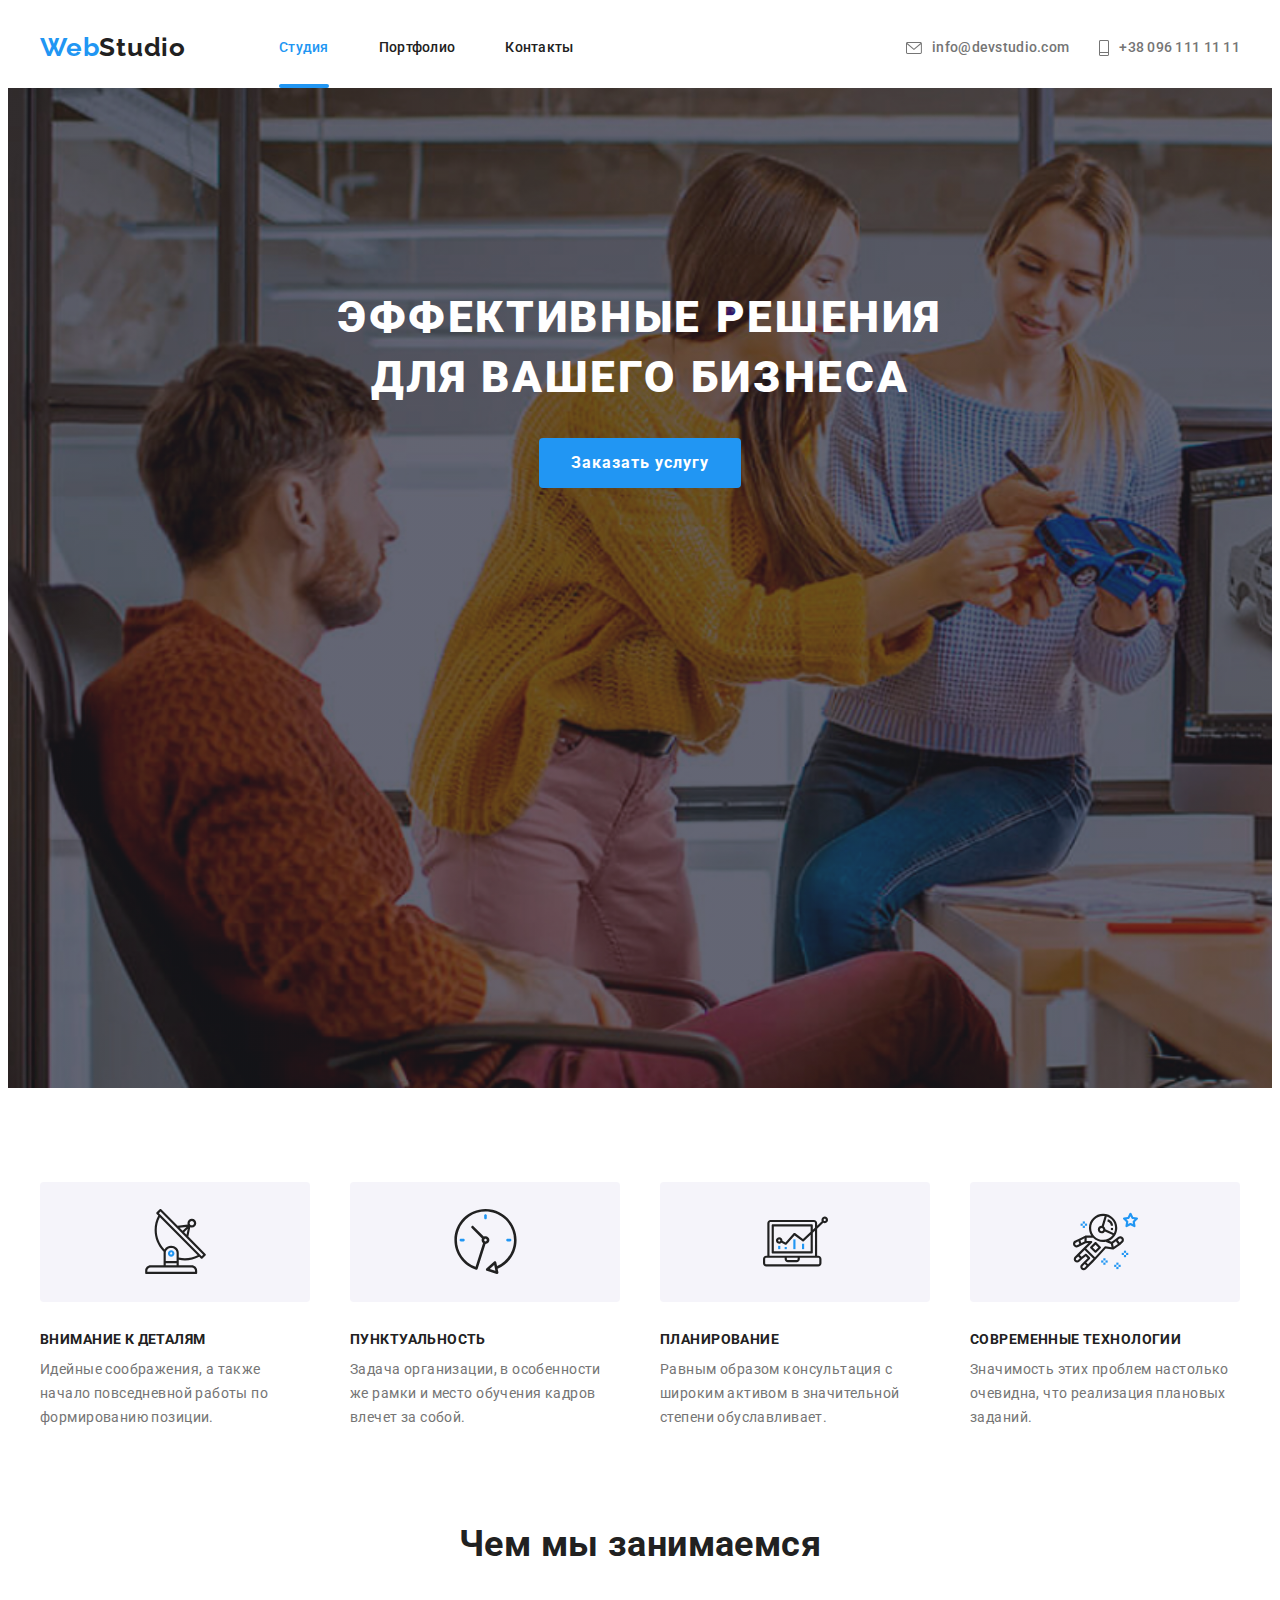
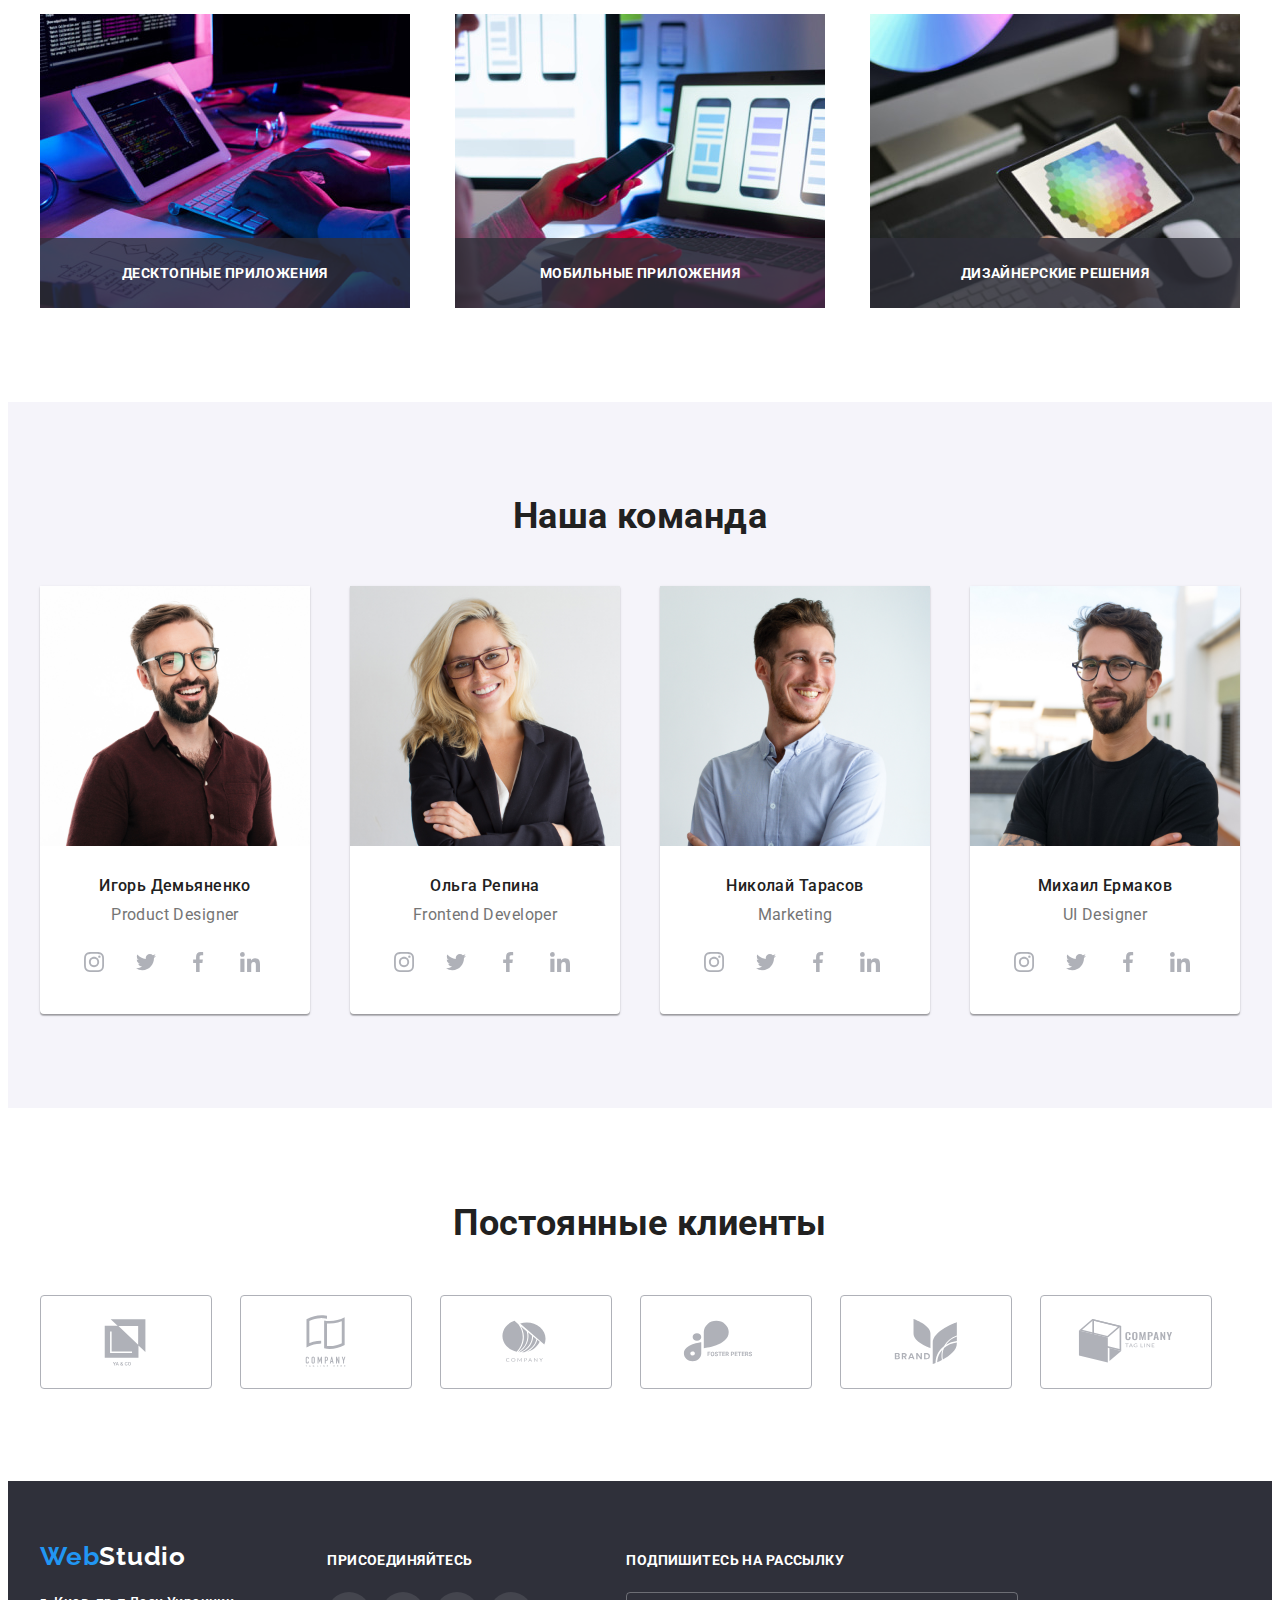
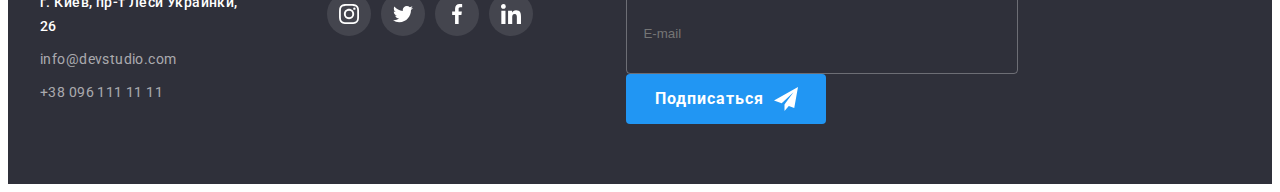
<file: index.html>
<!DOCTYPE html>
<html lang="ru">

<head>
  <meta charset="UTF-8" />
  <meta name="viewport" content="width=device-width, initial-scale=1.0" />
  <title>WebStudio</title>
  <!-- Основные шрифты -->
  <link rel="preconnect" href="https://fonts.googleapis.com" />
  <link rel="preconnect" href="https://fonts.gstatic.com" crossorigin />
  <link href="https://fonts.googleapis.com/css2?family=Raleway:wght@700&family=Roboto:wght@400;500;700;900&display=swap"
    rel="stylesheet" />
  <!-- Стили -->
  <link rel="stylesheet" href="https://cdnjs.cloudflare.com/ajax/libs/modern-normalize/1.1.0/modern-normalize.min.css"
    integrity="sha512-wpPYUAdjBVSE4KJnH1VR1HeZfpl1ub8YT/NKx4PuQ5NmX2tKuGu6U/JRp5y+Y8XG2tV+wKQpNHVUX03MfMFn9Q=="
    crossorigin="anonymous" referrerpolicy="no-referrer" />
  <link rel="stylesheet" href="./css/main.min.css" />
</head>

<body>
  <header class="header">
    <!-- Навигация + контакты -->
    <div class="container">
      <nav class="nav header">
        <a class="nav__link" href="./index.html"><span class="nav__span">Web</span>Studio</a>
        <ul class="nav__list">
          <li class="nav__item active">
            <a class="nav__links current" href="./index.html">Студия </a>
          </li>
          <li class="nav__item">
            <a class="nav__links" href="./portfolio.html">Портфолио</a>
          </li>
          <li class="nav__item">
            <a class="nav__links" href="">Контакты</a>
          </li>
        </ul>

        <!-- Контакты шапки -->
        <ul class="header-list">
          <li class="header-item">
            <a class="header-contacts" href="mailto:info@devstudio.com" aria-label="email">
              <svg class="header-socials-icon" width="16" height="12">
                <use href="./images/icons/icons.svg#email-nav">
                </use>
              </svg>
              info@devstudio.com</a>
          </li>
          <li class="header-item">
            <a class="header-contacts " href="tel:+380961111111" aria-label="phone number">
              <svg class="header-socials-icon " width="10" height="16">
                <use href="./images/icons/icons.svg#phone-nav"></use>
              </svg>
              +38 096 111 11 11</a>
          </li>
        </ul>
      </nav>
    </div>
  </header>
  <main>
    <!-- Секция Герой -->
    <section class="hero hero-overlay">
      <div class="container">
        <h1 class="hero-title">Эффективные решения<br>для вашего бизнеса</h1>
        <button data-modal-open class="hero-button" type="button">Заказать услугу</button>
      </div>
    </section>
    <div class="backdrop is-hidden" data-modal>
      <div role="group" class="modal">
        <p class="modal-text">Оставьте свои данные, мы вам перезвоним</p>

        <form>

          <label class="modal-form-field">
            <span class="modal-span">Имя</span>
            <input class="modal-input" type="text" name="username" autocomplete="name" autofocus />
            <svg class="modal-icon" width="18" height="18">
              <use class="modal-svg" href="./images/icons/icons.svg#name"></use>
            </svg>
          </label>

          <label class="modal-form-field">
            <span class="modal-span">Телефон</span>
            <input class="modal-input" type="tel" name="phone-number" autocomplete="tel" />
            <svg class="modal-icon" width="18" height="18">
              <use class="modal-svg" href="./images/icons/icons.svg#phone"></use>
            </svg>
          </label>

          <label class="modal-form-field">
            <span class="modal-span">Почта</span>
            <input class="modal-input" type="email" name="email" autocomplete="email" />
            <svg class="modal-icon" width="18" height="18">
              <use class="modal-svg" href="./images/icons/icons.svg#email"></use>
            </svg>
          </label>


          <div class="modal-form-field last">
            <label class="modal-comments"> <span class="modal-span">Комментарий </span>
              <textarea class="modal-textarea" name="comments" placeholder="Введите текст"></textarea>
            </label>
          </div>

          <label class="modal-checkbox">
            <input class="checkbox" type="checkbox" name="agreement" value="agree" />
            <span class="check-icon"></span>
            Соглашаюсь с рассылкой и принимаю <span>&#160;</span>
            <a class="modal-link" href="">Условия договора</a>
          </label>

          <div class="modal-submit-button">
            <button class="modal-submit" type="submit">Отправить</button>
          </div>
        </form>
        <button data-modal-close class="close">&#10005;
        </button>
      </div>

    </div>

    <!-- Наши особенности -->
    <section class="section">
      <div class="container">
        <h2 hidden>Наши особенности</h2>
        <ul class="features-list">
          <li class="features-item icon-antenna">
            <h3 class="features-title">Внимание к деталям</h3>
            <p class="features-text">
              Идейные соображения, а также начало повседневной работы по формированию позиции.
            </p>
          </li>
          <li class="features-item icon-clock">
            <h3 class="features-title">Пунктуальность</h3>
            <p class="features-text">
              Задача организации, в особенности же рамки и место обучения кадров влечет за собой.
            </p>
          </li>
          <li class="features-item icon-diagram">
            <h3 class="features-title">Планирование</h3>
            <p class="features-text">
              Равным образом консультация с широким активом в значительной степени обуславливает.
            </p>
          </li>
          <li class="features-item icon-astronaut">
            <h3 class="features-title">Современные технологии</h3>
            <p class="features-text">
              Значимость этих проблем настолько очевидна, что реализация плановых заданий.
            </p>
          </li>
        </ul>
      </div>
    </section>
    <!--Чем мы занимаемся-->
    <section class="about section">
      <div class="container">
        <h2 class="about-title">Чем мы занимаемся</h2>
        <ul class="about-list">
          <li class="about-item">
            <img src="./images/Наши_особенности/1.jpg" alt="Десктопные приложения" width="370" height="294" />
            <div class="about-description">
              <p class="about-text">Десктопные приложения</p>
            </div>
          </li>
          <li class="about-item">
            <img src="./images/Наши_особенности/2.jpg" alt="Мобильные приложения" width="370" height="294" />
            <div class="about-description">
              <p class="about-text">Мобильные приложения</p>
            </div>
          </li>
          <li class="about-item">
            <img src="./images/Наши_особенности/3.jpg" alt="Дизайнерские решения" width="370" height="294" />
            <div class="about-description">
              <p class="about-text">Дизайнерские решения</p>
            </div>
          </li>
        </ul>
      </div>
    </section>
    <!-- Наша команда -->
    <section class="team section">
      <div class="container">
        <h2 class="team-title">Наша команда</h2>
        <ul class="team-list">
          <li class="team-item">
            <img class="team-picture" src="./images/Команда/Игорь_Демьяненко.jpg"
              alt="Игорь Демьяненко, продукт дизайнер" width="270" height="260" />
            <div class="team-wrapper">
              <h3 class="team-member">Игорь Демьяненко</h3>
              <p class="team-text" lang="en">Product Designer</p>
              <ul class="socials">
                <li class="socials-item">
                  <a class="socials-link" href="" aria-label="Instagram">
                    <svg class="socials-icon" width="20" height="20">
                      <use href="./images/icons/icons.svg#instagram"></use>
                    </svg>
                  </a>
                </li>
                <li class="socials-item">
                  <a class="socials-link" href="" aria-label="Twitter">
                    <svg class="socials-icon" width="20" height="20">
                      <use href="./images/icons/icons.svg#twitter"></use>
                    </svg>
                  </a>
                </li>
                <li class="socials-item">
                  <a class="socials-link" href="" aria-label="Facebook">
                    <svg class="socials-icon" width="20" height="20">
                      <use href="./images/icons/icons.svg#facebook"></use>
                    </svg>
                  </a>
                </li>
                <li class="socials-item">
                  <a class="socials-link" href="" aria-label="Linkedin">
                    <svg class="socials-icon" width="20" height="20">
                      <use href="./images/icons/icons.svg#linkedin"></use>
                    </svg>
                  </a>
                </li>
              </ul>
            </div>
          </li>
          <li class="team-item">
            <img class="team-picture" src="./images/Команда/Ольга_Репина.jpg" alt="Ольга Репина,фронт енд разработчик"
              width="270" height="260" />
            <div class="team-wrapper">
              <h3 class="team-member">Ольга Репина</h3>
              <p class="team-text" lang="en">Frontend Developer</p>
              <ul class="socials">
                <li class="socials-item">
                  <a class="socials-link" href="" aria-label="Instagram">
                    <svg class="socials-icon" width="20" height="20">
                      <use href="./images/icons/icons.svg#instagram"></use>
                    </svg>
                  </a>
                </li>
                <li class="socials-item">
                  <a class="socials-link" href="" aria-label="Twitter">
                    <svg class="socials-icon" width="20" height="20">
                      <use href="./images/icons/icons.svg#twitter"></use>
                    </svg>
                  </a>
                </li>
                <li class="socials-item">
                  <a class="socials-link" href="" aria-label="Facebook">
                    <svg class="socials-icon" width="20" height="20">
                      <use href="./images/icons/icons.svg#facebook"></use>
                    </svg>
                  </a>
                </li>
                <li class="socials-item">
                  <a class="socials-link" href="" aria-label="Linkedin">
                    <svg class="socials-icon" width="20" height="20">
                      <use href="./images/icons/icons.svg#linkedin"></use>
                    </svg>
                  </a>
                </li>
              </ul>
            </div>
          </li>
          <li class="team-item">
            <img class="team-picture" src="./images/Команда/Николай_Тарасов.jpg" alt="Николай Тарасов, маркетолог"
              width="270" height="260" />
            <div class="team-wrapper">
              <h3 class="team-member">Николай Тарасов</h3>
              <p class="team-text" lang="en">Marketing</p>
              <ul class="socials">
                <li class="socials-item">
                  <a class="socials-link" href="" aria-label="Instagram">
                    <svg class="socials-icon" width="20" height="20">
                      <use href="./images/icons/icons.svg#instagram"></use>
                    </svg>
                  </a>
                </li>
                <li class="socials-item">
                  <a class="socials-link" href="" aria-label="Twitter">
                    <svg class="socials-icon" width="20" height="20">
                      <use href="./images/icons/icons.svg#twitter"></use>
                    </svg>
                  </a>
                </li>
                <li class="socials-item">
                  <a class="socials-link" href="" aria-label="Facebook">
                    <svg class="socials-icon" width="20" height="20">
                      <use href="./images/icons/icons.svg#facebook"></use>
                    </svg>
                  </a>
                </li>
                <li class="socials-item">
                  <a class="socials-link" href="" aria-label="Linkedin">
                    <svg class="socials-icon" width="20" height="20">
                      <use href="./images/icons/icons.svg#linkedin"></use>
                    </svg>
                  </a>
                </li>
              </ul>
            </div>
          </li>
          <li class="team-item">
            <img class="team-picture" src="./images/Команда/Михаил_Ермаков.jpg" alt="Михаил Ермаков, ю ай дизайнер"
              width="270" height="260" />
            <div class="team-wrapper">
              <h3 class="team-member">Михаил Ермаков</h3>
              <p class="team-text" lang="en">UI Designer</p>
              <ul class="socials">
                <li class="socials-item">
                  <a class="socials-link" href="" aria-label="Instagram">
                    <svg class="socials-icon" width="20" height="20">
                      <use href="./images/icons/icons.svg#instagram"></use>
                    </svg>
                  </a>
                </li>
                <li class="socials-item">
                  <a class="socials-link" href="" aria-label="Twitter">
                    <svg class="socials-icon" width="20" height="20">
                      <use href="./images/icons/icons.svg#twitter"></use>
                    </svg>
                  </a>
                </li>
                <li class="socials-item">
                  <a class="socials-link" href="" aria-label="Facebook">
                    <svg class="socials-icon" width="20" height="20">
                      <use href="./images/icons/icons.svg#facebook"></use>
                    </svg>
                  </a>
                </li>
                <li class="socials-item">
                  <a class="socials-link" href="" aria-label="Linkedin">
                    <svg class="socials-icon" width="20" height="20">
                      <use href="./images/icons/icons.svg#linkedin"></use>
                    </svg>
                  </a>
                </li>
              </ul>
            </div>
          </li>
        </ul>
      </div>
    </section>
    <!-- Постоянные клиенты -->
    <section class="section">
      <div class="container">
        <h2 class="clients-title">Постоянные клиенты</h2>
        <ul class="clients-list">
          <li class="clients-item">
            <a class="clients-link" href="">
              <svg class="clients-logo" width="106" height="60">
                <use href="./images/icons/clients.svg#yaco"></use>
              </svg>
            </a>
          </li>
          <li class="clients-item">
            <a class="clients-link" href="">
              <svg class="clients-logo" width="106" height="60">
                <use href="./images/icons/clients.svg#com"></use>
              </svg>
            </a>
          </li>
          <li class="clients-item">
            <a class="clients-link" href="">
              <svg class="clients-logo" width="106" height="60">
                <use href="./images/icons/clients.svg#company"></use>
              </svg>
            </a>
          </li>
          <li class="clients-item">
            <a class="clients-link" href="">
              <svg class="clients-logo" width="106" height="60">
                <use href="./images/icons/clients.svg#foster"></use>
              </svg>
            </a>
          </li>
          <li class="clients-item">
            <a class="clients-link" href="">
              <svg class="clients-logo" width="106" height="60">
                <use href="./images/icons/clients.svg#brand"></use>
              </svg>
            </a>
          </li>
          <li class="clients-item">
            <a class="clients-link" href="">
              <svg class="clients-logo" width="106" height="60">
                <use href="./images/icons/clients.svg#tagline"></use>
              </svg>
            </a>
          </li>
        </ul>
      </div>
    </section>
  </main>
  <!-- Footer-->
  <footer class="footer">
    <div class="footer-container container">
      <div class="footer-wrapper">
        <a class="footer-link" href="./index.html"><span class="footer-span">Web</span>Studio</a>
        <address class="footer-address">
          <ul class="footer-list">
            <li class="footer-item">
              <a class="footer-adr"
                href="https://www.google.com.ua/maps/place/%D0%B1%D1%83%D0%BB.+%D0%9B%D0%B5%D1%81%D0%B8+%D0%A3%D0%BA%D1%80%D0%B0%D0%B8%D0%BD%D0%BA%D0%B8,+26,+%D0%9A%D0%B8%D0%B5%D0%B2,+02000/@50.4265807,30.5361971,17z/data=!3m1!4b1!4m5!3m4!1s0x40d4cf0e033ecbe9:0x57a4dffefec77da0!8m2!3d50.4265807!4d30.5383858?hl=ru"
                target="_blank" rel="noopener noreferrer">
                г. Киев, пр-т Леси Украинки, 26
              </a>
            </li>
            <li class="footer-item">
              <a class="footer-contacts" href="mailto:info@devstudio.com">info@devstudio.com</a>
            </li>
            <li>
              <a class="footer-contacts" href="tel:+380961111111">+38 096 111 11 11</a>
            </li>
          </ul>
        </address>
      </div>
      <div class="footer-cta">
        <p class="footer-cta-title">присоединяйтесь</p>
        <ul class="footer-socials socials">
          <li class="footer-socials-item">
            <a class="footer-socials-link " href="" aria-label="Instagram">
              <svg class="footer-socials-icon" width="20" height="20">
                <use href="./images/icons/icons.svg#instagram"></use>
              </svg>
            </a>
          </li>
          <li class="footer-socials-item">
            <a class="footer-socials-link" href="" aria-label="Twitter">
              <svg class="footer-socials-icon" width="20" height="20">
                <use href="./images/icons/icons.svg#twitter"></use>
              </svg>
            </a>
          </li>
          <li class="footer-socials-item">
            <a class="footer-socials-link" href="" aria-label="Facebook">
              <svg class="footer-socials-icon" width="20" height="20">
                <use href="./images/icons/icons.svg#facebook"></use>
              </svg>
            </a>
          </li>
          <li class="footer-socials-item">
            <a class="footer-socials-link" href="" aria-label="Linkedin">
              <svg class="footer-socials-icon" width="20" height="20">
                <use href="./images/icons/icons.svg#linkedin"></use>
              </svg>
            </a>
          </li>
        </ul>
      </div>
      <div class="footer-subscribe">
        <p class="footer-cta-title">Подпишитесь на рассылку</p>
        <form>
          <label class="footer-label">
            <input class="footer-input" type="email" name="email" autocomplete="email" placeholder="E-mail" />
          </label>
          <button class="footer-button" type="submit">Подписаться
            <span class="subscribe-icon"></span>
          </button>
        </form>
      </div>
    </div>
  </footer>
  <script src="./js/modal.js"></script>
</body>

</html>
</file>
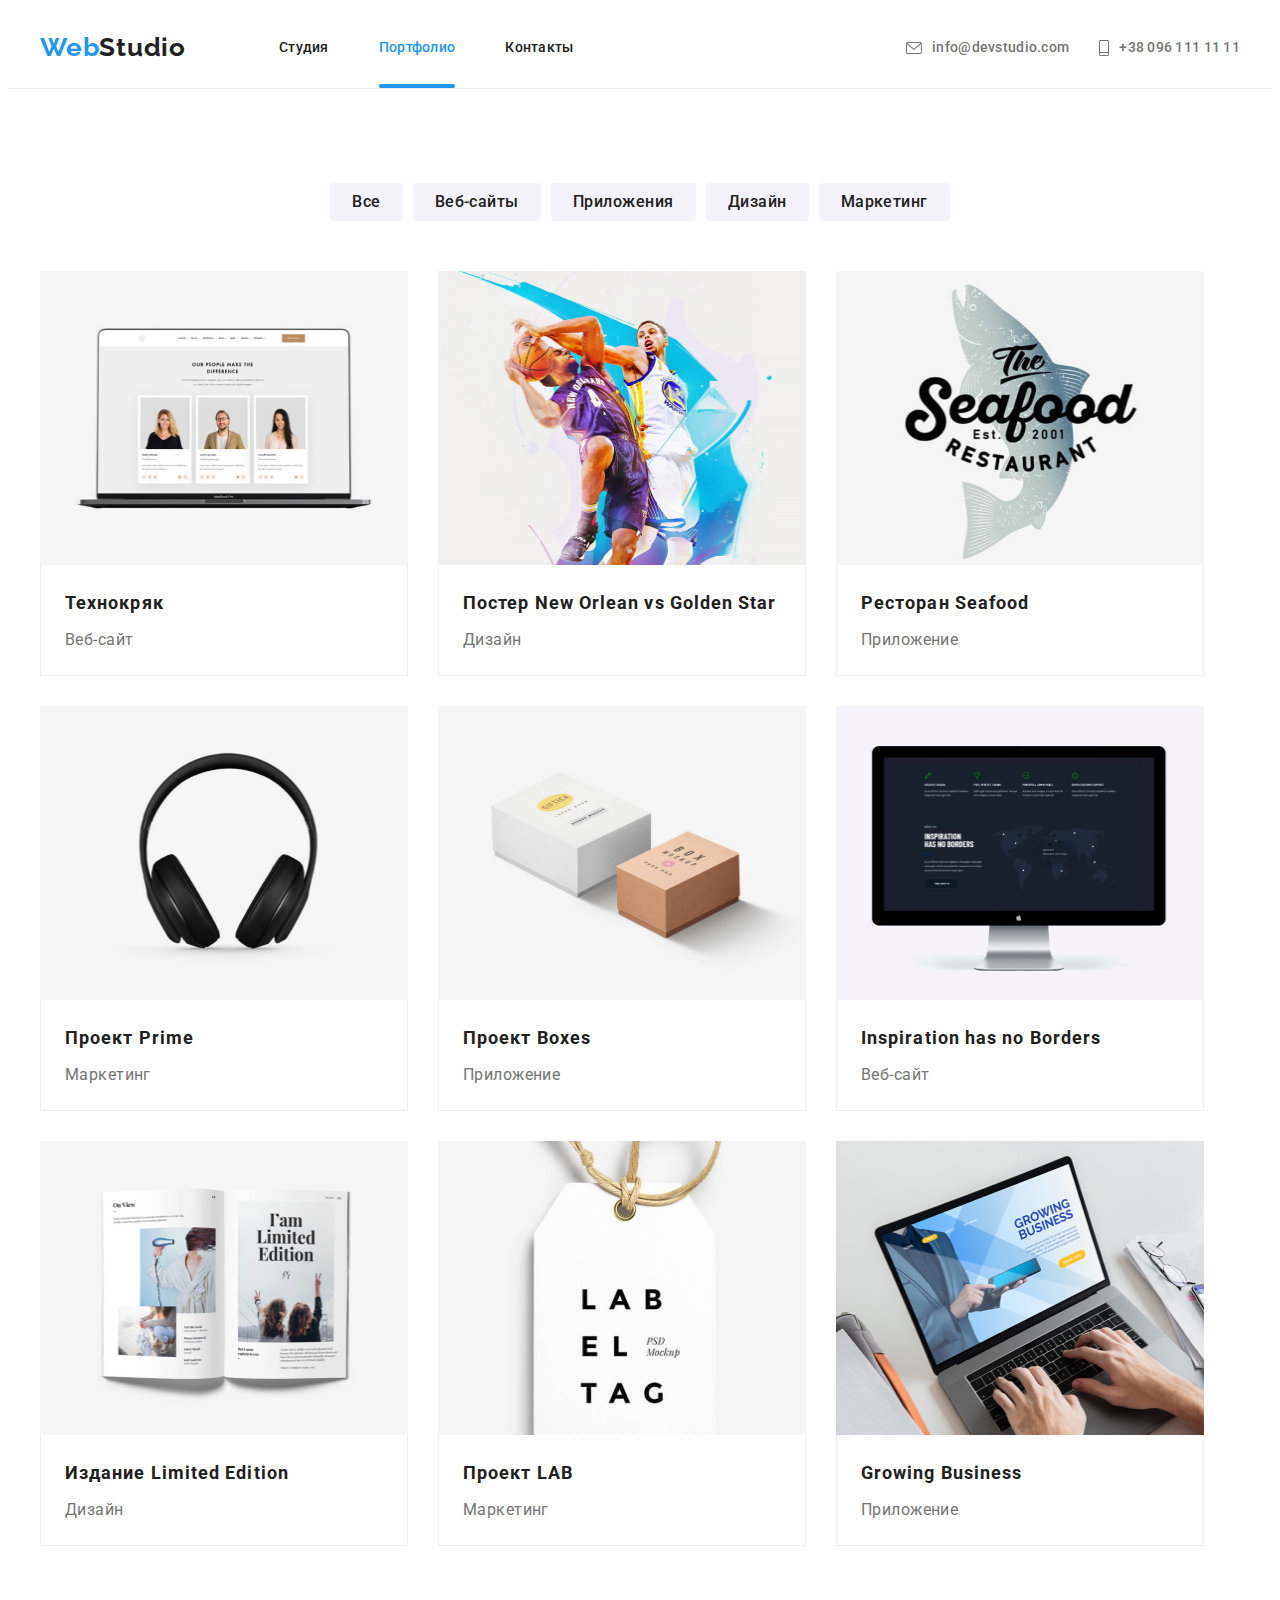
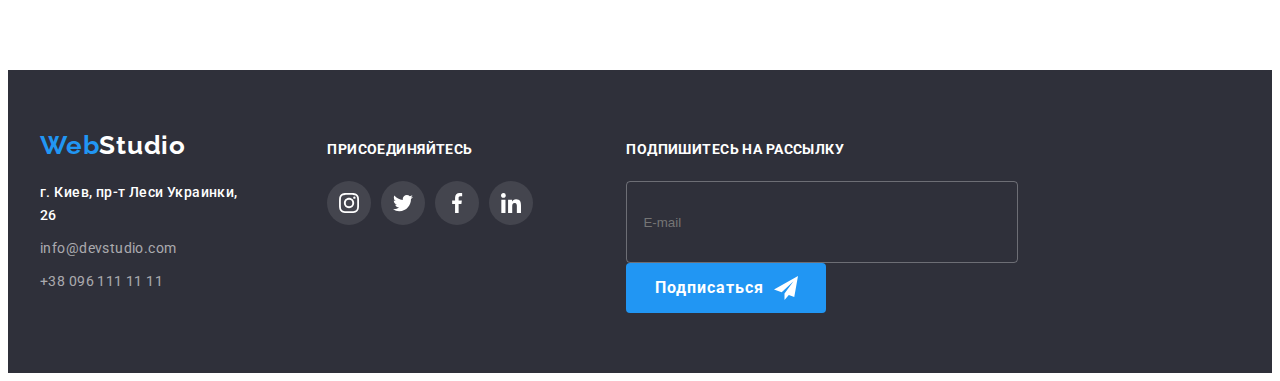
<file: portfolio.html>
<!DOCTYPE html>
<html lang="ru">

<head>
  <meta charset="UTF-8" />
  <meta http-equiv="X-UA-Compatible" content="IE=edge" />
  <meta name="viewport" content="width=device-width, initial-scale=1.0" />
  <title>Portfilio</title>
  <!-- Основные шрифты -->
  <link rel="preconnect" href="https://fonts.googleapis.com" />
  <link rel="preconnect" href="https://fonts.gstatic.com" crossorigin />
  <link href="https://fonts.googleapis.com/css2?family=Raleway:wght@700&family=Roboto:wght@400;500;700;900&display=swap"
    rel="stylesheet" />
  <!-- Стили -->
  <link rel="stylesheet" href="https://cdnjs.cloudflare.com/ajax/libs/modern-normalize/1.1.0/modern-normalize.min.css"
    integrity="sha512-wpPYUAdjBVSE4KJnH1VR1HeZfpl1ub8YT/NKx4PuQ5NmX2tKuGu6U/JRp5y+Y8XG2tV+wKQpNHVUX03MfMFn9Q=="
    crossorigin="anonymous" referrerpolicy="no-referrer" />
  <link rel="stylesheet" href="./css/main.min.css" />
</head>

<body>
  <header class="header portfolio">
    <!-- Навигация + контакты -->
    <div class="container">
      <nav class="nav header">
        <a class="nav__link" href="./index.html"><span class="nav__span">Web</span>Studio</a>
        <ul class="nav__list">
          <li class="nav__item">
            <a class="nav__links" href="./index.html">Студия </a>
          </li>
          <li class="nav__item active">
            <a class="nav__links current" href="./portfolio.html">Портфолио</a>
          </li>
          <li class="nav__item">
            <a class="nav__links" href="">Контакты</a>
          </li>
        </ul>

        <!-- Контакты шапки -->
        <ul class="header-list">
          <li class="header-item">
            <a class="header-contacts" href="mailto:info@devstudio.com" aria-label="email">
              <svg class="header-socials-icon" width="16" height="12">
                <use href="./images/icons/icons.svg#email-nav">
                </use>
              </svg>
              info@devstudio.com</a>
          </li>
          <li class="header-item">
            <a class="header-contacts " href="tel:+380961111111" aria-label="phone number">
              <svg class="header-socials-icon " width="10" height="16">
                <use href="./images/icons/icons.svg#phone-nav"></use>
              </svg>
              +38 096 111 11 11</a>
          </li>
        </ul>
      </nav>
    </div>
  </header>
  <main>
    <section>
      <h1 hidden>Портфолио</h1>
    </section>
    <!-- Список кнопок -->
    <div class="container">
      <section class="section">
        <ul class="btn-list">
          <li class="btn-item">
            <button class="radio-btn" type="button">Все</button>
          </li>
          <li class="btn-item">
            <button class="radio-btn" type="button">Веб-сайты</button>
          </li>
          <li class="btn-item">
            <button class="radio-btn" type="button">Приложения</button>
          </li>
          <li class="btn-item">
            <button class="radio-btn" type="button">Дизайн</button>
          </li>
          <li class="btn-item">
            <button class="radio-btn last-btn" type="button">Маркетинг</button>
          </li>
        </ul>
        <!-- Карточки товара -->
        <ul class="cards">
          <li class="cards-item">
            <a class="cards-link" href="">
              <div class="cards-thumb">
                <img src="./images/Portfolio/web_tehno.jpg" alt="Разработка веб сайта" width="368" height="294" />
                <div class="cards-pop-up">
                  <p class="cards-pop-up-text">
                    Ресурс предлагает комплексные предложения с разным уровнем функционала и сервисов. Все это
                    позволит
                    посетителю получить
                    исчерпывающие сведения о компании или частном лице.
                  </p>
                </div>
              </div>
              <div class="cards-indent">
                <h2 class="cards-title">Технокряк</h2>
                <p class="cards-post">Веб-сайт</p>
              </div>
            </a>
          </li>
          <li class="cards-item">
            <a class="cards-link" href="">
              <div class="cards-thumb">
                <img src="./images/Portfolio/poster.jpg" alt="Дизайн постера" width="368" height="294" />
                <div class="cards-pop-up">
                  <p class="cards-pop-up-text">
                    Ресурс предлагает комплексные предложения с разным уровнем функционала и сервисов. Все это
                    позволит
                    посетителю получить
                    исчерпывающие сведения о компании или частном лице.
                  </p>
                </div>
              </div>
              <div class="cards-indent">
                <h2 class="cards-title">Постер New Orlean vs Golden Star</h2>
                <p class="cards-post">Дизайн</p>

              </div>
            </a>
          </li>
          <li class="cards-item third">
            <a class="cards-link" href="">
              <div class="cards-thumb">
                <img src="./images/Portfolio/app_seafood.jpg" alt="Приложение для ресторана" width="368" height="294" />
                <div class="cards-pop-up">
                  <p class="cards-pop-up-text">
                    Ресурс предлагает комплексные предложения с разным уровнем функционала и сервисов. Все это
                    позволит
                    посетителю получить
                    исчерпывающие сведения о компании или частном лице.
                  </p>
                </div>
              </div>
              <div class="cards-indent">
                <h2 class="cards-title">Ресторан Seafood</h2>
                <p class="cards-post">Приложение</p>
              </div>
            </a>
          </li>
          <li class="cards-item">
            <a class="cards-link" href="">
              <div class="cards-thumb">
                <img src="./images/Portfolio/marketing_prime.jpg" alt="Маркетинговое сопровождение проекта" width="368"
                  height="294" />
                <div class="cards-pop-up">
                  <p class="cards-pop-up-text">
                    Ресурс предлагает комплексные предложения с разным уровнем функционала и сервисов. Все это
                    позволит
                    посетителю получить
                    исчерпывающие сведения о компании или частном лице.
                  </p>
                </div>
              </div>
              <div class="cards-indent">
                <h2 class="cards-title">Проект Prime</h2>
                <p class="cards-post">Маркетинг</p>
              </div>
            </a>
          </li>
          <li class="cards-item">
            <a class="cards-link" href="">
              <div class="cards-thumb">
                <img src="./images/Portfolio/app_baxes.jpg" alt="Разработка приложения" width="368" height="294" />
                <div class="cards-pop-up">
                  <p class="cards-pop-up-text">
                    Ресурс предлагает комплексные предложения с разным уровнем функционала и сервисов. Все это
                    позволит
                    посетителю получить
                    исчерпывающие сведения о компании или частном лице.
                  </p>
                </div>
              </div>
              <div class="cards-indent">
                <h2 class="cards-title">Проект Boxes</h2>
                <p class="cards-post">Приложение</p>
              </div>
            </a>
          </li>
          <li class="cards-item third">
            <a class="cards-link" href="">
              <div class="cards-thumb">
                <img src="./images/Portfolio/web_insp.jpg" alt="Разработка сайта" width="368" height="294" />
                <div class="cards-pop-up">
                  <p class="cards-pop-up-text">
                    Ресурс предлагает комплексные предложения с разным уровнем функционала и сервисов. Все это
                    позволит
                    посетителю получить
                    исчерпывающие сведения о компании или частном лице.
                  </p>
                </div>
              </div>
              <div class="cards-indent">
                <h2 class="cards-title" lang="en">Inspiration has no Borders</h2>
                <p class="cards-post">Веб-сайт</p>
              </div>
            </a>
          </li>
          <li class="cards-item">
            <a class="cards-link" href="">
              <div class="cards-thumb">
                <img src="./images/Portfolio/Des_LE.jpg" alt="Дизайн верстки журнала" width="368" height="294" />
                <div class="cards-pop-up">
                  <p class="cards-pop-up-text">
                    Ресурс предлагает комплексные предложения с разным уровнем функционала и сервисов. Все это
                    позволит
                    посетителю получить
                    исчерпывающие сведения о компании или частном лице.
                  </p>
                </div>
              </div>
              <div class="cards-indent">
                <h2 class="cards-title">Издание Limited Edition</h2>
                <p class="cards-post">Дизайн</p>
              </div>
            </a>
          </li>
          <li class="cards-item">
            <a class="cards-link" href="">
              <div class="cards-thumb">
                <img src="./images/Portfolio/marketing_LAB.jpg" alt="Маркетинговое сопровождение проекта" width="368"
                  height="294" />
                <div class="cards-pop-up">
                  <p class="cards-pop-up-text">
                    Ресурс предлагает комплексные предложения с разным уровнем функционала и сервисов. Все это
                    позволит
                    посетителю получить
                    исчерпывающие сведения о компании или частном лице.
                  </p>
                </div>
              </div>
              <div class="cards-indent">
                <h2 class="cards-title">Проект LAB</h2>
                <p class="cards-post">Маркетинг</p>
              </div>
            </a>
          </li>
          <li class="cards-item third">
            <a class="cards-link" href="">
              <div class="cards-thumb">
                <img src="./images/Portfolio/app_GB.jpg" alt="Разработка" width="368" height="294" />
                <div class="cards-pop-up">
                  <p class="cards-pop-up-text">
                    Ресурс предлагает комплексные предложения с разным уровнем функционала и сервисов. Все это
                    позволит
                    посетителю получить
                    исчерпывающие сведения о компании или частном лице.
                  </p>
                </div>
              </div>
              <div class="cards-indent">
                <h2 class="cards-title" lang="en">Growing Business</h2>
                <p class="cards-post">Приложение</p>
              </div>
            </a>
          </li>
        </ul>
      </section>
    </div>
    <!-- Footer -->
    <footer class="footer">
      <div class="footer-container container">
        <div>
          <a class="footer-link" href="./index.html"><span class="footer-span">Web</span>Studio</a>
          <address class="footer-address">
            <ul class="footer-list">
              <li class="footer-item">
                <a class="footer-adr"
                  href="https://www.google.com.ua/maps/place/%D0%B1%D1%83%D0%BB.+%D0%9B%D0%B5%D1%81%D0%B8+%D0%A3%D0%BA%D1%80%D0%B0%D0%B8%D0%BD%D0%BA%D0%B8,+26,+%D0%9A%D0%B8%D0%B5%D0%B2,+02000/@50.4265807,30.5361971,17z/data=!3m1!4b1!4m5!3m4!1s0x40d4cf0e033ecbe9:0x57a4dffefec77da0!8m2!3d50.4265807!4d30.5383858?hl=ru"
                  target="_blank" rel="noopener noreferrer">
                  г. Киев, пр-т Леси Украинки, 26
                </a>
              </li>
              <li class="footer-item">
                <a class="footer-contacts" href="mailto:info@devstudio.com">info@devstudio.com</a>
              </li>
              <li>
                <a class="footer-contacts" href="tel:+380961111111">+38 096 111 11 11</a>
              </li>
            </ul>
          </address>
        </div>
        <div class="footer-cta">
          <p class="footer-cta-title">присоединяйтесь</p>
          <ul class="footer-socials socials">
            <li class="footer-socials-item">
              <a class="footer-socials-link " href="" aria-label="Instagram">
                <svg class="footer-socials-icon" width="20" height="20">
                  <use href="./images/icons/icons.svg#instagram"></use>
                </svg>
              </a>
            </li>
            <li class="footer-socials-item">
              <a class="footer-socials-link" href="" aria-label="Twitter">
                <svg class="footer-socials-icon" width="20" height="20">
                  <use href="./images/icons/icons.svg#twitter"></use>
                </svg>
              </a>
            </li>
            <li class="footer-socials-item">
              <a class="footer-socials-link" href="" aria-label="Facebook">
                <svg class="footer-socials-icon" width="20" height="20">
                  <use href="./images/icons/icons.svg#facebook"></use>
                </svg>
              </a>
            </li>
            <li class="footer-socials-item">
              <a class="footer-socials-link" href="" aria-label="Linkedin">
                <svg class="footer-socials-icon" width="20" height="20">
                  <use href="./images/icons/icons.svg#linkedin"></use>
                </svg>
              </a>
            </li>
          </ul>
        </div>

        <div class="footer-subscribe">
          <p class="footer-cta-title">Подпишитесь на рассылку</p>
          <form>
            <label class="footer-label">
              <input class="footer-input" type="email" name="email" autocomplete="email" placeholder="E-mail" />
            </label>
            <button class="footer-button" type="submit">Подписаться
              <span class="subscribe-icon"></span>
            </button>
          </form>
        </div>
      </div>
    </footer>
  </main>
</body>

</html>
</file>
<file: css/main.min.css>
:root{--main-font: 'Roboto', sans-serif;--secondary-font: 'Raleway', sans-serif;--main-txt-clr: #757575;--secondary-txt-clr: #212121;--accent-clr: #2196f3;--main-bg-clr: #e5e5e5;--secondary-bg-clr: #f5f4fa;--footer-bg-clr: #2f303a;--nav-bg-clr: #ffffff;--btn-bg: #f5f4fa;--animation: 250ms cubic-bezier(0.4, 0, 0.2, 1)}h1,h2,h3,h4,p{margin-top:0;margin-bottom:0}ul{margin:0;padding:0;list-style:none}img{display:block;max-width:100%;min-height:auto}body{font-family:var(--main-font);font-size:14px;line-height:1.7;letter-spacing:0.03em;color:var(--main-txt-clr)}.section{padding-top:94px;padding-bottom:94px}.container{width:1200px;padding-left:15px;padding-right:15px;margin-left:auto;margin-right:auto}.header{display:flex}.nav{background-color:var(--nav-bg-clr)}.nav__link{margin-right:93px;padding-top:24px;padding-bottom:25px;font-family:var(--secondary-font);font-weight:700;font-size:26px;line-height:1.19;letter-spacing:0.03em;text-decoration:none;color:var(--secondary-txt-clr);justify-content:space-between}.nav__span{font-family:var(--secondary-font);font-weight:700;font-size:26px;line-height:1.19;letter-spacing:0.03em;color:var(--accent-clr)}.nav__list{display:flex;align-items:center}.nav__item{margin-right:50px}.nav__item:last-child{margin-right:0}.nav__links{position:relative;padding-top:32px;padding-bottom:32px;font-family:inherit;font-weight:500;font-size:14px;line-height:1.14;letter-spacing:0.02em;text-decoration:none;color:var(--secondary-txt-clr);transition:color var(--animation)}.nav__links:hover,.nav__links:focus{color:var(--accent-clr);fill:var(--accent-clr)}.nav__item.active a{color:var(--accent-clr)}.current{color:var(--accent-clr)}.current::after{position:absolute;bottom:-1px;left:0;content:'';display:block;width:100%;height:4px;border-radius:2px;background-color:var(--accent-clr)}.header{display:flex}.header-list{display:flex;margin-left:auto;align-items:center}.header-item{display:flex;margin-right:30px}.header-item:last-child{margin-right:0}.header-contacts{display:flex;align-items:center;font-family:inherit;font-weight:500;font-size:14px;line-height:1.14;letter-spacing:0.02em;text-decoration:none;cursor:pointer;color:var(--main-txt-clr);transition:color var(--animation)}.header-socials-icon{margin-right:10px;fill:currentColor;transition:fill var(--animation)}.header-contacts:hover,.header-contacts:focus{color:var(--accent-clr)}.hero{max-width:1600px;height:600px;margin:0 auto;text-align:center;padding:200px 0;background-color:#2f303a}.hero-overlay{background-image:linear-gradient(to right, rgba(47,48,58,0.4), rgba(47,48,58,0.4)),url(../images/Hero/Overlay.jpg);background-size:cover}.hero-title{margin-bottom:30px;font-family:inherit;font-weight:900;font-size:44px;line-height:1.36;letter-spacing:0.06em;text-transform:uppercase;color:var(--nav-bg-clr)}.hero-button{padding:10px 32px;border:none;font-family:var(--main-font);font-weight:700;font-size:16px;line-height:1.87;letter-spacing:0.06em;cursor:pointer;border-radius:4px;color:var(--nav-bg-clr);background-color:var(--accent-clr)}.backdrop{position:fixed;top:0;left:0;width:100vw;height:100vh;background:rgba(0,0,0,0.2);text-align:left;transition:var(--animation)}.backdrop.is-hidden{opacity:0;pointer-events:none;transition:var(--animation)}.modal{position:absolute;top:50%;left:50%;transform:translate(-50%, -50%);padding:40px;width:528px;background:var(--nav-bg-clr);box-shadow:0px 1px 3px rgba(0,0,0,0.12),0px 1px 1px rgba(0,0,0,0.14),0px 2px 1px rgba(0,0,0,0.2);border-radius:4px}.modal-text{margin-bottom:12px;text-align:center;font-family:var(--main-font);font-weight:700;font-size:20px;line-height:1.17;color:var(--secondary-txt-clr)}.modal-span{margin-bottom:4px;font-family:inherit;font-weight:400;font-size:12px;letter-spacing:0.01em;line-height:1.16;color:#757575}.modal-icon{position:absolute;top:30px;left:14px;fill:#212121;transition:fill var(--animation)}.modal-textarea{width:448px;height:120px;resize:none;transition:border-color var(--animation)}.modal-checkbox{display:flex;align-items:center;margin-bottom:30px;justify-content:center}.modal-link{color:var(--accent-clr)}.modal-textarea::placeholder{font-family:inherit;font-weight:400;line-height:1.17;color:rgba(117,117,117,0.5)}.modal-submit{padding:10px 55px;font-family:inherit;font-weight:700;font-size:16px;line-height:1.88;border:none;border-radius:4px;cursor:pointer;color:var(--nav-bg-clr);background-color:var(--accent-clr);box-shadow:0px 4px 4px rgba(0,0,0,0.15)}.modal-submit-button{display:flex;justify-content:center}.modal-input:focus ~ .modal-icon{fill:var(--accent-clr)}.modal-form-field{position:relative;display:flex;flex-direction:column;margin-bottom:10px;transition:color var(--animation)}.modal-form-field input{padding:14px 15px 14px 42px;width:448px;height:40px;border:1px solid rgba(33,33,33,0.2);border-radius:4px;cursor:pointer;transition:border-color var(--animation)}.modal-form-field:hover ~ .modal-span,.modal-form-field:focus ~ .modal-span,.modal-form-field:focus ~ .modal-textarea{border-color:var(--accent-clr);color:var(--accent-clr)}.modal-form-field label{margin-bottom:4px;margin:0}.last{margin-bottom:0}.last textarea{padding:12px 16px;margin-bottom:20px;border-color:rgba(33,33,33,0.2);border-radius:4px}.checkbox{--webkit-appearance: none;-moz-appearance:none;appearance:none;position:absolute}.check-icon{display:inline-block;margin-right:7px;width:16px;height:15px;border-radius:3px;border:2px solid black}.checkbox:checked+.check-icon{padding:3px;background-color:var(--accent-clr);background-size:contain;background-origin:border-box;border-color:var(--accent-clr);background-image:url(../images/icons/check.svg)}input [type="checkbox"]{box-sizing:border-box;width:16px;height:15px;border:2px}.close{position:absolute;top:8px;right:8px;border-radius:50%;width:30px;height:30px;font-weight:700;color:000;background:#ffffff;border:1px solid rgba(0,0,0,0.1);cursor:pointer;transition:border-color var(--animation);transition:color var(--animation)}.close:hover{color:var(--accent-clr);border-color:var(--accent-clr)}.icon-antenna::before{background-image:url(../images/icons/antenna.svg)}.icon-clock::before{background-image:url(../images/icons/clock.svg)}.icon-diagram::before{background-image:url(../images/icons/diagram.svg)}.icon-astronaut::before{background-image:url(../images/icons/astronaut.svg)}.features-item{width:270px;margin-right:30px}.features-item::before{display:block;content:'';height:120px;background-color:#f5f4fa;margin-bottom:30px;background-size:65px, 70px;background-repeat:no-repeat;background-position:center;border-radius:4px}.features-item:last-child{margin-right:0}.features-list{display:flex;justify-content:space-between}.features-title{margin-bottom:10px;font-family:inherit;font-style:normal;font-weight:700;font-size:14px;line-height:1.14;text-transform:uppercase;color:var(--secondary-txt-clr)}.features-text{font-family:inherit;font-size:14px;line-height:1.71;color:var(--main-txt-clr)}.about{padding-top:0}.about-list{display:flex;justify-content:space-between}.about-title{margin-bottom:50px;font-family:inherit;font-style:normal;font-weight:700;font-size:36px;line-height:1.12;text-align:center;color:var(--secondary-txt-clr)}.about-item{position:relative;width:370px;z-index:-1}.about-description{position:absolute;display:flex;align-items:center;justify-content:center;width:100%;height:70px;bottom:0;color:var(--nav-bg-clr);background-color:rgba(47,48,58,0.8)}.about-description p{font-family:var(--main-font);font-weight:700;font-size:14px;line-height:1.17;text-transform:uppercase}.socials{display:flex}.socials-item:first-child{margin-left:32px}.socials-item{margin-right:8px;border-radius:50%}.socials-link{display:flex;justify-content:center;align-items:center;width:44px;height:44px;background-color:#fff;border-radius:50%;fill:#afb1b8;transition:background-color var(--animation)}.socials-link:hover,.socials-link:focus{fill:var(--nav-bg-clr);background-color:var(--accent-clr)}.socials-icon{transition:fill var(--animation)}.team{padding-top:94px;padding-bottom:94px;background-color:var(--secondary-bg-clr)}.team-title{margin-bottom:50px;font-family:inherit;font-style:normal;font-weight:700;font-size:36px;line-height:1.12;text-align:center;color:var(--secondary-txt-clr)}.team-list{display:flex;margin-right:30px;justify-content:space-between}.team-list:last-child{margin-right:0}.team-item{background-color:var(--nav-bg-clr);box-shadow:0px 1px 3px rgba(0,0,0,0.12),0px 1px 1px rgba(0,0,0,0.14),0px 2px 1px rgba(0,0,0,0.2);border-radius:0px 0px 4px 4px}.team-wrapper{padding-top:30px;padding-bottom:30px}.team-member{margin-bottom:10px;font-family:inherit;font-style:normal;font-weight:500;font-size:16px;line-height:1.19;text-align:center;color:var(--secondary-txt-clr)}.team-text{margin-bottom:16px;font-family:inherit;font-size:16px;line-height:1.19;text-align:center;color:var(--main-txt-clr)}.clients-title{margin-bottom:50px;font-family:inherit;font-weight:700;font-size:36px;text-align:center;line-height:1.17;color:var(--secondary-txt-clr)}.clients-list{display:flex}.clients-item{margin-right:30px;width:170px;height:92px}.clients-item:last-child{margin-right:0}.clients-link{display:flex;align-items:center;justify-content:center;width:100%;height:100%;border:1px solid #afb1b8;border-radius:4px;fill:#afb1b8;transition:fill var(--animation)}.clients-link:hover,.clients-link:focus{fill:var(--accent-clr);border:1px solid var(--accent-clr)}.portfolio{border-bottom:1px solid #ececec}.btn-list{display:flex;justify-content:center;margin-bottom:50px}.btn-item{margin-right:10px}.btn-item:last-child{margin-right:0}.radio-btn{padding:6px 22px;border:none;font-family:var(--main-font);font-style:normal;font-weight:500;font-size:16px;line-height:1.62;letter-spacing:0.03em;color:var(--secondary-txt-clr);background:#f5f4fa;border-radius:4px;cursor:pointer;transition:color var(--animation),background-color var(--animation),box-shadow var(--animation)}.radio-btn:hover,.radio-btn:focus{color:#ffffff;background-color:var(--accent-clr);box-shadow:0px 3px 1px rgba(0,0,0,0.1),0px 1px 2px rgba(0,0,0,0.08),0px 2px 2px rgba(0,0,0,0.12);border-radius:4px}.last-btn:last-child{margin-right:0}.cards{display:flex;flex-wrap:wrap}.cards-item{margin-right:30px;margin-bottom:30px}.cards-link{display:block;text-decoration:none;transition:box-shadow var(--animation)}.cards-link:hover,.cards-link:focus{box-sizing:border-box;box-shadow:0px 1px 1px rgba(0,0,0,0.12),0px 4px 4px rgba(0,0,0,0.06),1px 4px 6px rgba(0,0,0,0.16)}.cards-thumb{position:relative;overflow:hidden}.cards-thumb::before{position:absolute;content:'';width:100%;height:100%;background-color:rgba(33,150,243,0.9);opacity:0;transform:translateY(100%);transition:var(--animation)}.cards-link:hover .cards-thumb::before,.cards-link:focus .cards-thumb::before{transform:translateY(0);opacity:1}.cards-pop-up{position:absolute;top:63px;left:24px;opacity:0;transform:translateY(100%);transition:var(--animation)}.cards-pop-up-text{font-family:inherit;font-size:18px;font-weight:400;line-height:1.5;color:#fff}.cards-link:hover .cards-pop-up,.cards-link:focus .cards-pop-up{opacity:1;transform:translateY(0)}.cards-indent{padding:20px 24px;border-bottom:1px solid #eeeeee;border-right:1px solid #eeeeee;border-left:1px solid #eeeeee}.cards-title{margin-bottom:4px;font-family:inherit;text-decoration:none;font-weight:700;font-size:18px;line-height:2;letter-spacing:0.06em;color:var(--secondary-txt-clr)}.cards-post{font-family:inherit;text-decoration:none;font-size:16px;line-height:1.87;color:var(--main-txt-clr)}.third{margin-right:0}.footer{display:flex;padding-top:60px;padding-bottom:60px;background-color:var(--footer-bg-clr)}.footer-link{display:block;margin-bottom:20px;font-family:var(--secondary-font);font-weight:700;font-size:26px;line-height:1.19;letter-spacing:0.03em;text-decoration:none;color:var(--nav-bg-clr)}.footer-span{font-family:var(--secondary-font);font-weight:700;font-size:26px;line-height:1.19;letter-spacing:0.03em;color:var(--accent-clr)}.footer-item{margin-bottom:9px}.footer-adr{font-family:inherit;font-style:normal;font-weight:500;font-size:14px;line-height:1.71;letter-spacing:0.03em;text-decoration:none;color:var(--nav-bg-clr);transition:color var(--animation)}.footer-contacts{font-family:inherit;font-style:normal;font-weight:normal;font-size:14px;line-height:1.71;letter-spacing:0.03em;text-decoration:none;color:rgba(255,255,255,0.6);transition:color var(--animation)}.footer-container{display:flex;align-items:baseline}.footer-wrapper{flex-grow:1}.footer-cta{margin-left:70px}.footer-cta-title{margin-bottom:20px;font-family:inherit;font-size:14px;font-weight:700;text-transform:uppercase;color:var(--nav-bg-clr)}.footer-socials-item{margin-right:10px}.footer-socials-item:last-child{margin-right:0}.footer-socials-link{display:flex;justify-content:center;align-items:center;width:44px;height:44px;background-color:rgba(255,255,255,0.1);border-radius:50%;fill:var(--nav-bg-clr);transition:background-color var(--animation)}.footer-socials-link:hover,.footer-socials-link:focus{fill:var(--nav-bg-clr);background-color:var(--accent-clr)}.footer-subscribe{margin-left:93px}.footer-label{display:inline-block;margin-right:12px}.footer-input{margin-right:8px;padding:15px 16px;width:358px;height:50px;color:rgba(255,255,255,0.6);background-color:transparent;border-radius:4px;border:1px solid rgba(255,255,255,0.3)}.footer-button{padding-left:29px;width:200px;height:50px;background-color:var(--accent-clr);border-color:var(--accent-clr);background-image:url(../images/icons/send.svg);background-repeat:no-repeat;background-position-x:148px;background-position-y:13px;font-family:var(--main-font);font-size:16px;font-weight:700;line-height:1.87;letter-spacing:0.06em;color:#fff;text-align:left;border:none;border-radius:4px}.footer-contacts:hover,.footer-contacts:focus,.footer-adr:hover,.footer-adr:focus{color:var(--accent-clr);fill:var(--accent-clr)}
/*# sourceMappingURL=main.min.css.map */
</file>
